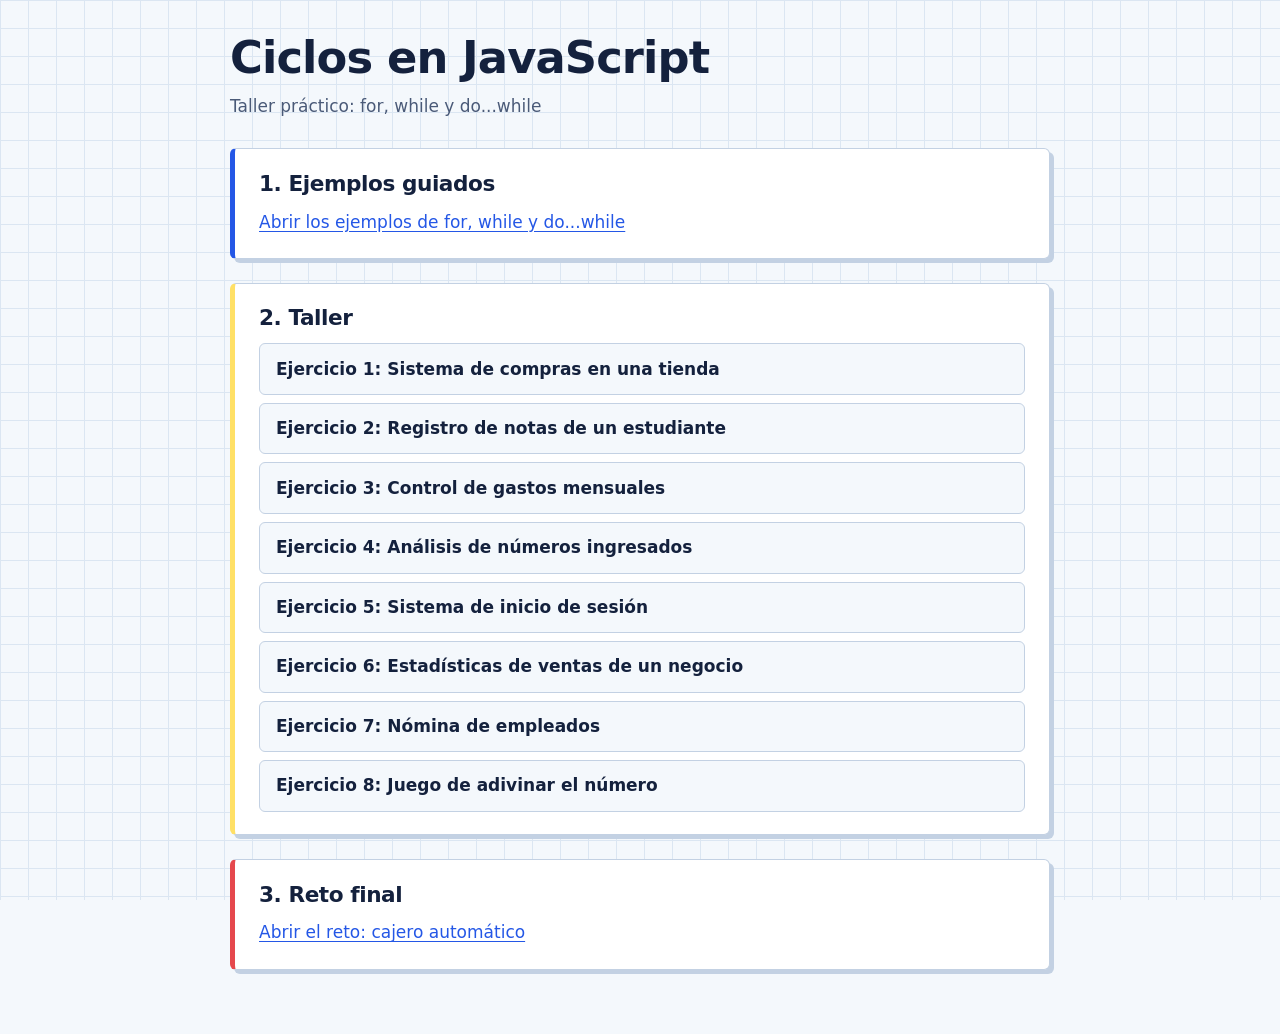
<file: index.html>
<!DOCTYPE html>
<html lang="es">
<head>
  <meta charset="UTF-8">
  <meta name="viewport" content="width=device-width, initial-scale=1.0">
  <title>Ciclos en JavaScript</title>
  <link rel="stylesheet" href="css/estilos.css">
</head>
<body>
  <header>
    <h1>Ciclos en JavaScript</h1>
    <p>Taller práctico: for, while y do...while</p>
  </header>

  <main>
    <section id="seccionEjemplos">
      <h2>1. Ejemplos guiados</h2>
      <p><a href="ejemplos.html">Abrir los ejemplos de for, while y do...while</a></p>
    </section>

    <section id="seccionTaller">
      <h2>2. Taller</h2>
      <ul>
        <li><a href="ejercicio1.html">Ejercicio 1: Sistema de compras en una tienda</a></li>
        <li><a href="ejercicio2.html">Ejercicio 2: Registro de notas de un estudiante</a></li>
        <li><a href="ejercicio3.html">Ejercicio 3: Control de gastos mensuales</a></li>
        <li><a href="ejercicio4.html">Ejercicio 4: Análisis de números ingresados</a></li>
        <li><a href="ejercicio5.html">Ejercicio 5: Sistema de inicio de sesión</a></li>
        <li><a href="ejercicio6.html">Ejercicio 6: Estadísticas de ventas de un negocio</a></li>
        <li><a href="ejercicio7.html">Ejercicio 7: Nómina de empleados</a></li>
        <li><a href="ejercicio8.html">Ejercicio 8: Juego de adivinar el número</a></li>
      </ul>
    </section>

    <section id="seccionReto">
      <h2>3. Reto final</h2>
      <p><a href="reto.html">Abrir el reto: cajero automático</a></p>
    </section>
  </main>

</body>
</html>
</file>
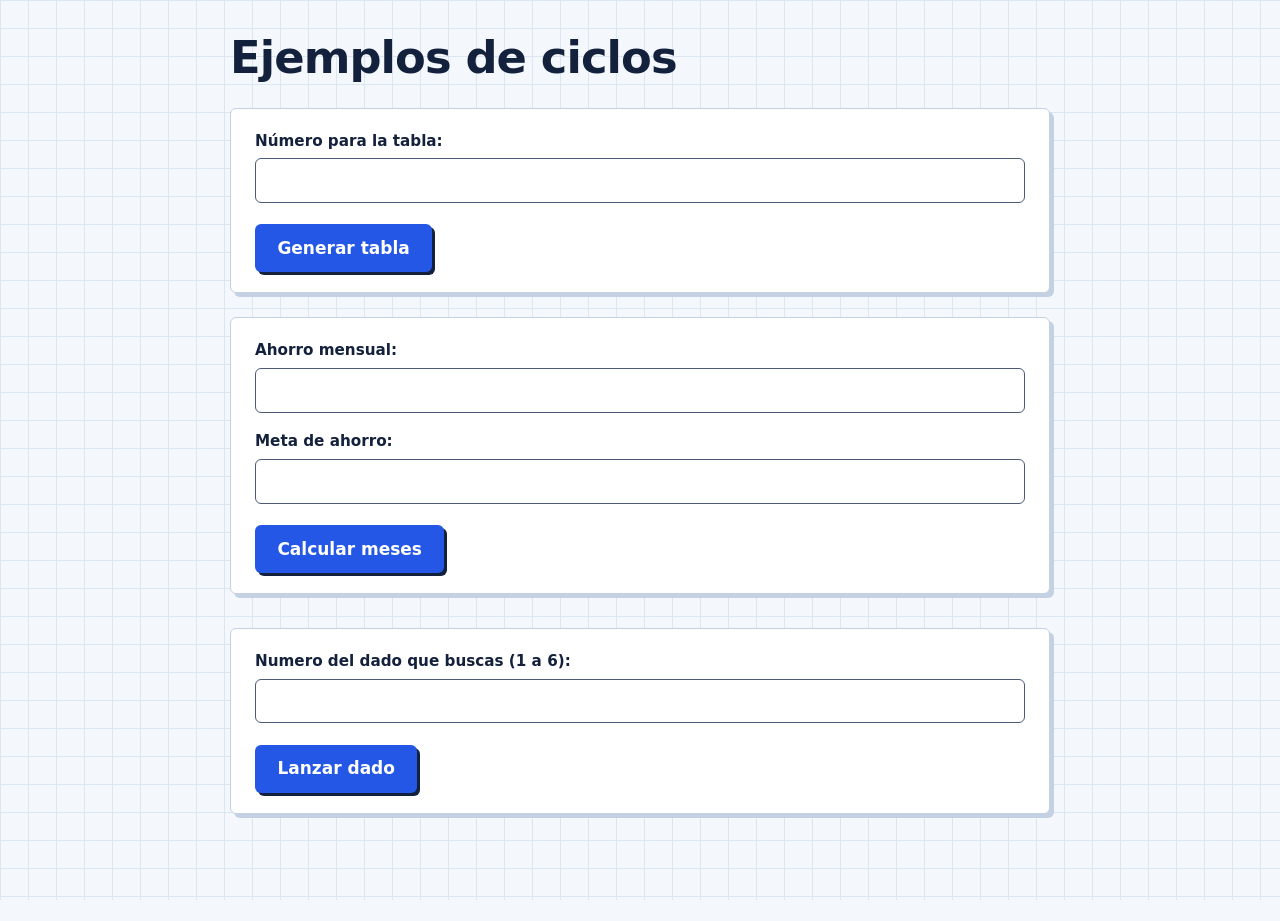
<file: ejemplos.html>
<!DOCTYPE html>
<html lang="es">
<head>
  <meta charset="UTF-8">
  <title>Ejemplos de ciclos</title>
  <link rel="stylesheet" href="css/estilos.css">
</head>
<body>
  <h1>Ejemplos de ciclos</h1>

  <form id="formTabla">
    <label for="numeroTabla">Número para la tabla:</label>
    <input type="number" id="numeroTabla" step="1" required>
    <button type="submit">Generar tabla</button>
  </form>
  <ul id="listaTabla"></ul>

  <form id="formAhorro">
    <label for="ahorroMensual">Ahorro mensual:</label>
    <input type="number" id="ahorroMensual" step="any" required>
    <label for="meta">Meta de ahorro:</label>
    <input type="number" id="meta" step="any" required>
    <button type="submit">Calcular meses</button>
  </form>
  <p id="resultadoAhorro"></p>

  <form id="formDado">
    <label for="objetivo">Numero del dado que buscas (1 a 6):</label>
    <input type="number" id="objetivo" min="1" max="6" required>
    <button type="submit">Lanzar dado</button>
  </form>
  <p id="resultadoDado"></p>
  <ul id="listaDado"></ul>

  <script src="js/ejemplo-for.js"></script>
  <script src="js/ejemplo-while.js"></script>
  <script src="js/ejemplo-do-while.js"></script>
</body>
</html>
</file>
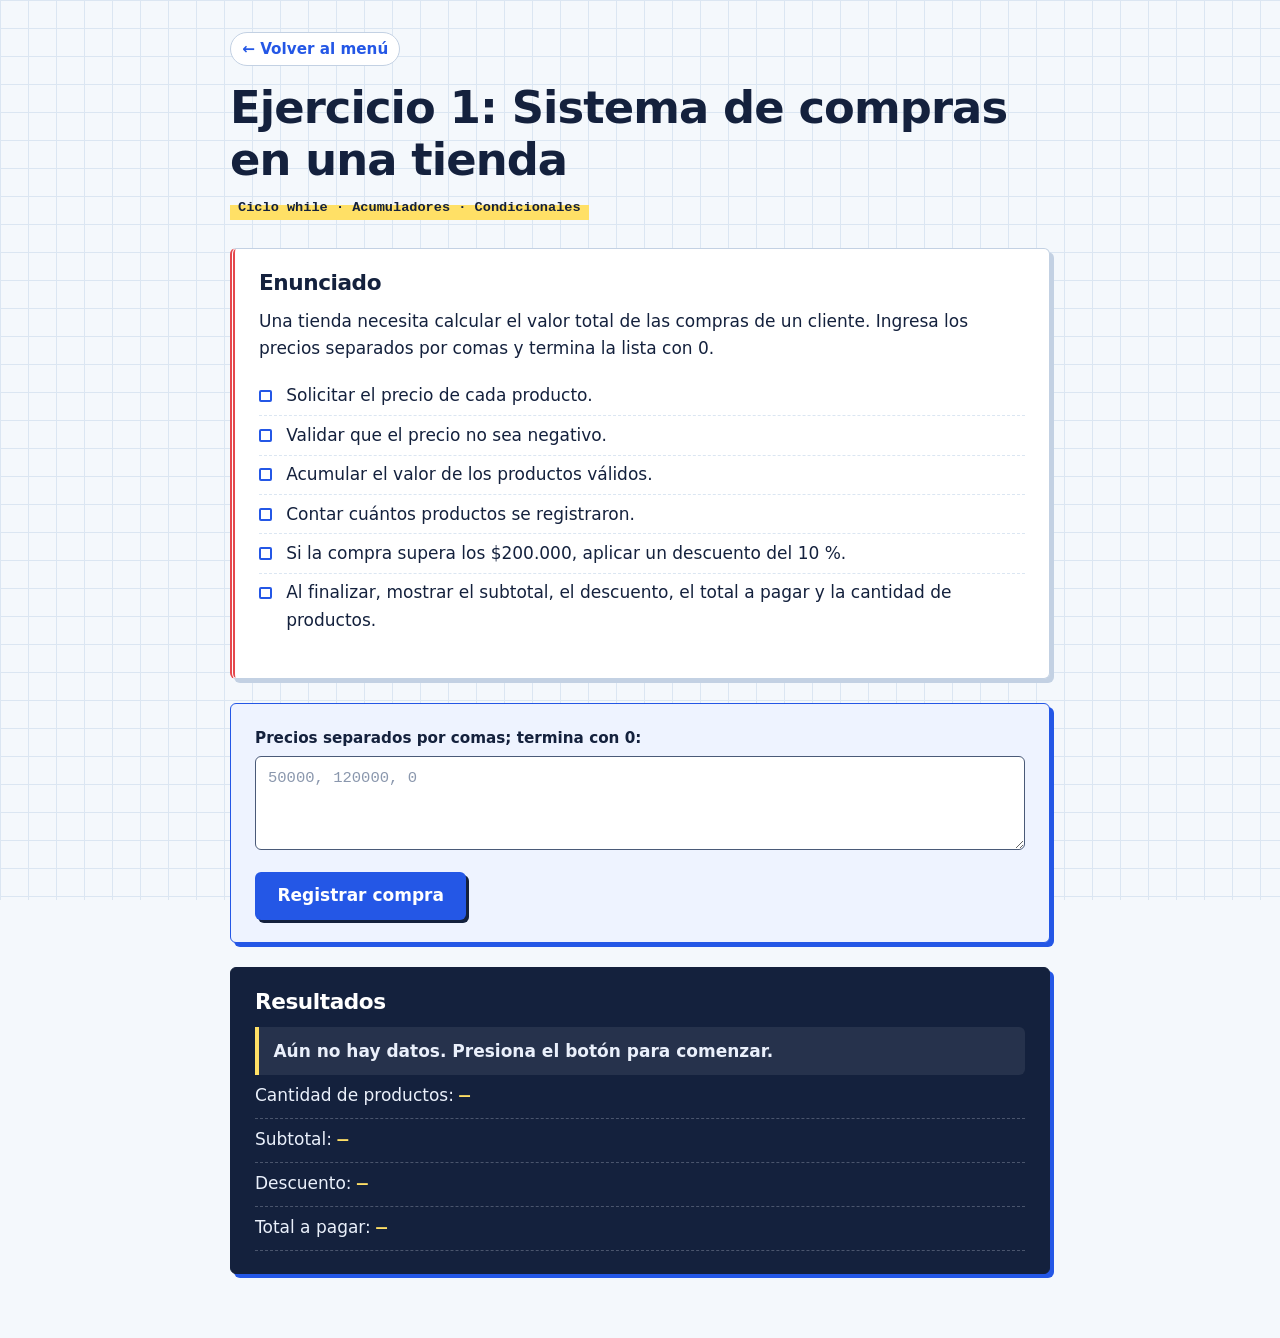
<file: ejercicio1.html>
<!DOCTYPE html>
<html lang="es">
<head>
  <meta charset="UTF-8">
  <meta name="viewport" content="width=device-width, initial-scale=1.0">
  <title>Ejercicio 1 · Sistema de compras en una tienda</title>
  <link rel="stylesheet" href="css/estilos.css">
</head>
<body>
  <header>
    <a href="index.html">← Volver al menú</a>
    <h1>Ejercicio 1: Sistema de compras en una tienda</h1>
    <p id="etiquetas">Ciclo while · Acumuladores · Condicionales</p>
  </header>

  <main>
    <section id="enunciado">
      <h2>Enunciado</h2>
      <p>Una tienda necesita calcular el valor total de las compras de un cliente. Ingresa los precios separados por comas y termina la lista con 0.</p>
      <ul>
        <li>Solicitar el precio de cada producto.</li>
        <li>Validar que el precio no sea negativo.</li>
        <li>Acumular el valor de los productos válidos.</li>
        <li>Contar cuántos productos se registraron.</li>
        <li>Si la compra supera los $200.000, aplicar un descuento del 10 %.</li>
        <li>Al finalizar, mostrar el subtotal, el descuento, el total a pagar y la cantidad de productos.</li>
      </ul>
    </section>

    <section id="controles">
      <form id="formulario">
        <label for="precios">Precios separados por comas; termina con 0:</label>
        <textarea id="precios" rows="3" placeholder="50000, 120000, 0" required></textarea>
        <button type="submit">Registrar compra</button>
      </form>
    </section>

    <section id="resultado" aria-live="polite">
      <h2>Resultados</h2>
      <p id="mensaje">Aún no hay datos. Presiona el botón para comenzar.</p>
      <p>Cantidad de productos: <strong id="cantidad">—</strong></p>
      <p>Subtotal: <strong id="subtotal">—</strong></p>
      <p>Descuento: <strong id="descuento">—</strong></p>
      <p>Total a pagar: <strong id="total">—</strong></p>
    </section>
  </main>

  <script src="js/ejercicio1.js"></script>
</body>
</html>
</file>
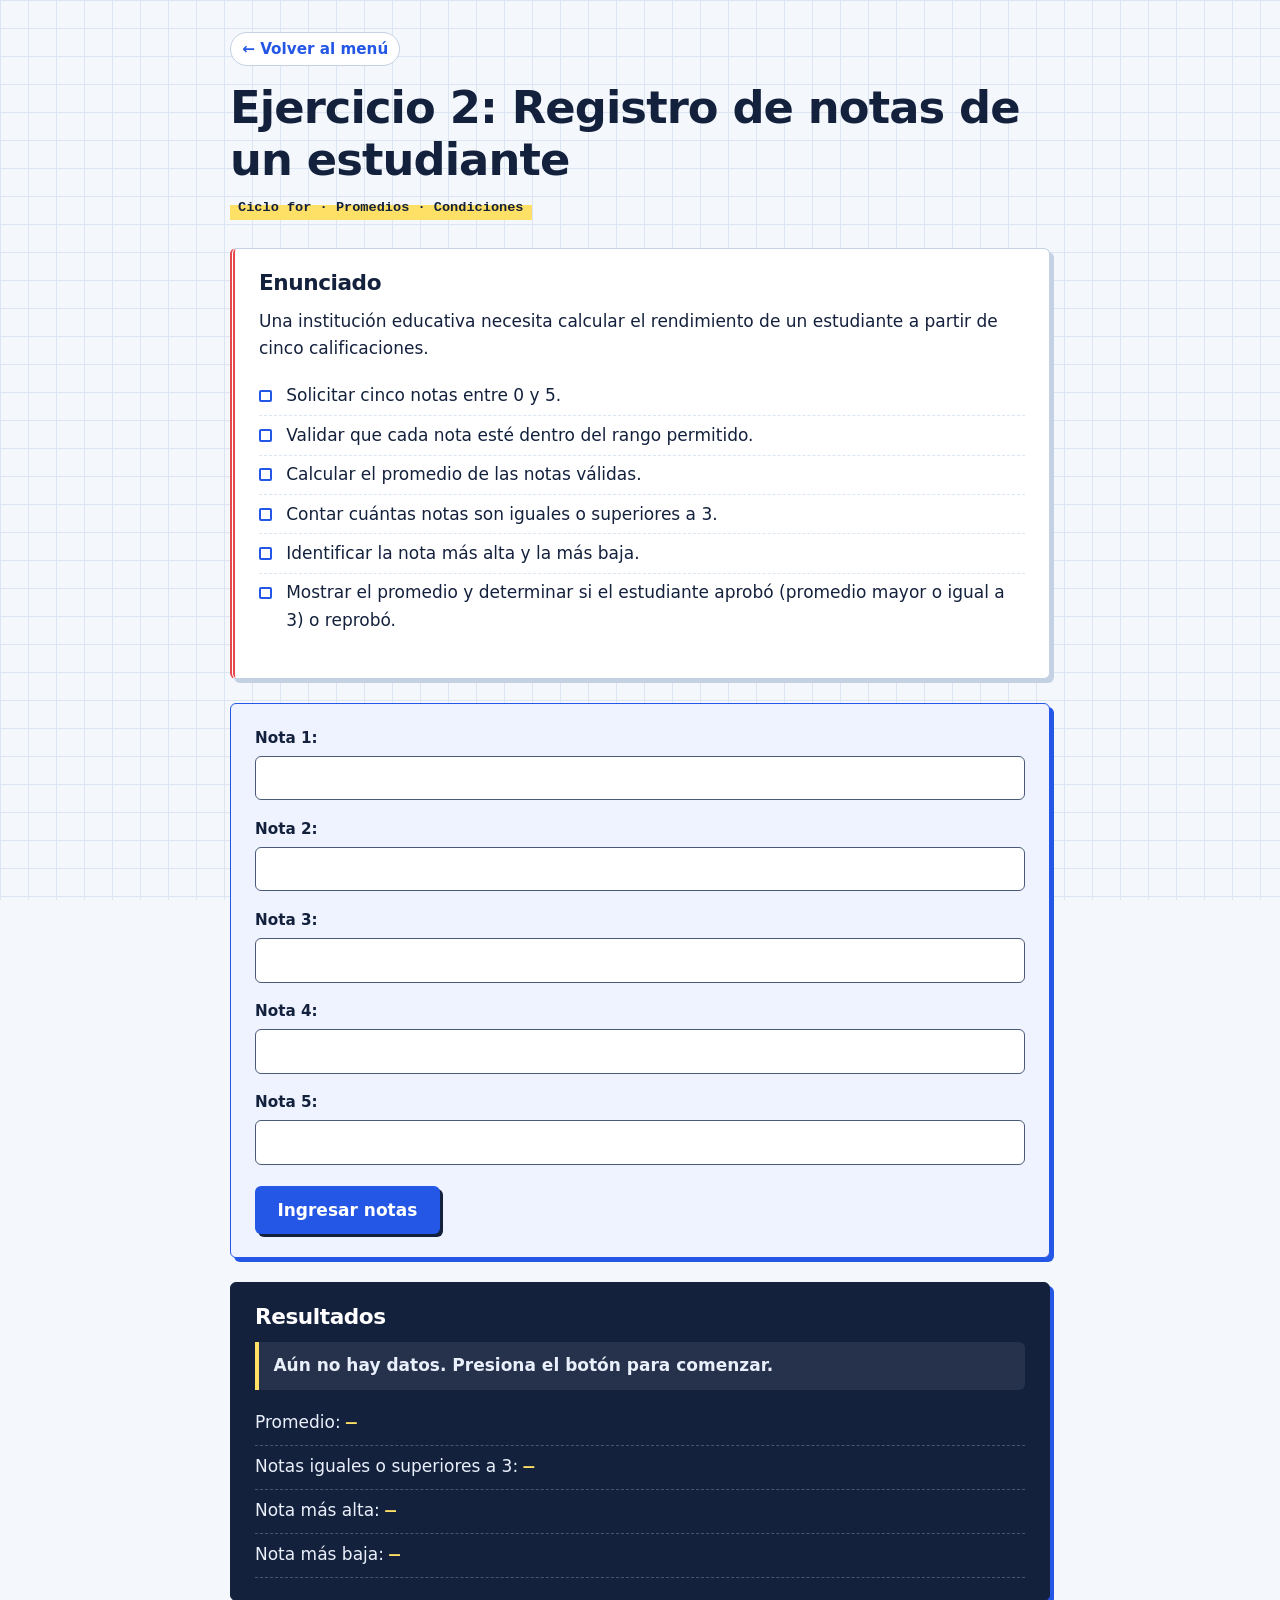
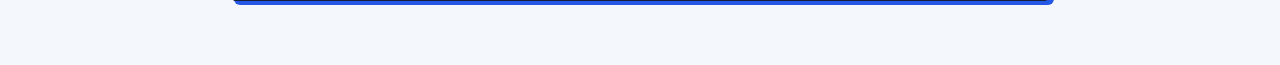
<file: ejercicio2.html>
<!DOCTYPE html>
<html lang="es">
<head>
  <meta charset="UTF-8">
  <meta name="viewport" content="width=device-width, initial-scale=1.0">
  <title>Ejercicio 2 · Registro de notas de un estudiante</title>
  <link rel="stylesheet" href="css/estilos.css">
</head>
<body>
  <header>
    <a href="index.html">← Volver al menú</a>
    <h1>Ejercicio 2: Registro de notas de un estudiante</h1>
    <p id="etiquetas">Ciclo for · Promedios · Condiciones</p>
  </header>

  <main>
    <section id="enunciado">
      <h2>Enunciado</h2>
      <p>Una institución educativa necesita calcular el rendimiento de un estudiante a partir de cinco calificaciones.</p>
      <ul>
        <li>Solicitar cinco notas entre 0 y 5.</li>
        <li>Validar que cada nota esté dentro del rango permitido.</li>
        <li>Calcular el promedio de las notas válidas.</li>
        <li>Contar cuántas notas son iguales o superiores a 3.</li>
        <li>Identificar la nota más alta y la más baja.</li>
        <li>Mostrar el promedio y determinar si el estudiante aprobó (promedio mayor o igual a 3) o reprobó.</li>
      </ul>
    </section>

    <section id="controles">
      <form id="formulario">
        <label for="nota1">Nota 1:</label>
        <input type="number" id="nota1" step="any" required>
        <label for="nota2">Nota 2:</label>
        <input type="number" id="nota2" step="any" required>
        <label for="nota3">Nota 3:</label>
        <input type="number" id="nota3" step="any" required>
        <label for="nota4">Nota 4:</label>
        <input type="number" id="nota4" step="any" required>
        <label for="nota5">Nota 5:</label>
        <input type="number" id="nota5" step="any" required>
        <button type="submit">Ingresar notas</button>
      </form>
    </section>

    <section id="resultado" aria-live="polite">
      <h2>Resultados</h2>
      <p id="mensaje">Aún no hay datos. Presiona el botón para comenzar.</p>
      <ul id="listaNotas"></ul>
      <p>Promedio: <strong id="promedio">—</strong></p>
      <p>Notas iguales o superiores a 3: <strong id="notasAltas">—</strong></p>
      <p>Nota más alta: <strong id="notaMayor">—</strong></p>
      <p>Nota más baja: <strong id="notaMenor">—</strong></p>
    </section>
  </main>

  <script src="js/ejercicio2.js"></script>
</body>
</html>
</file>
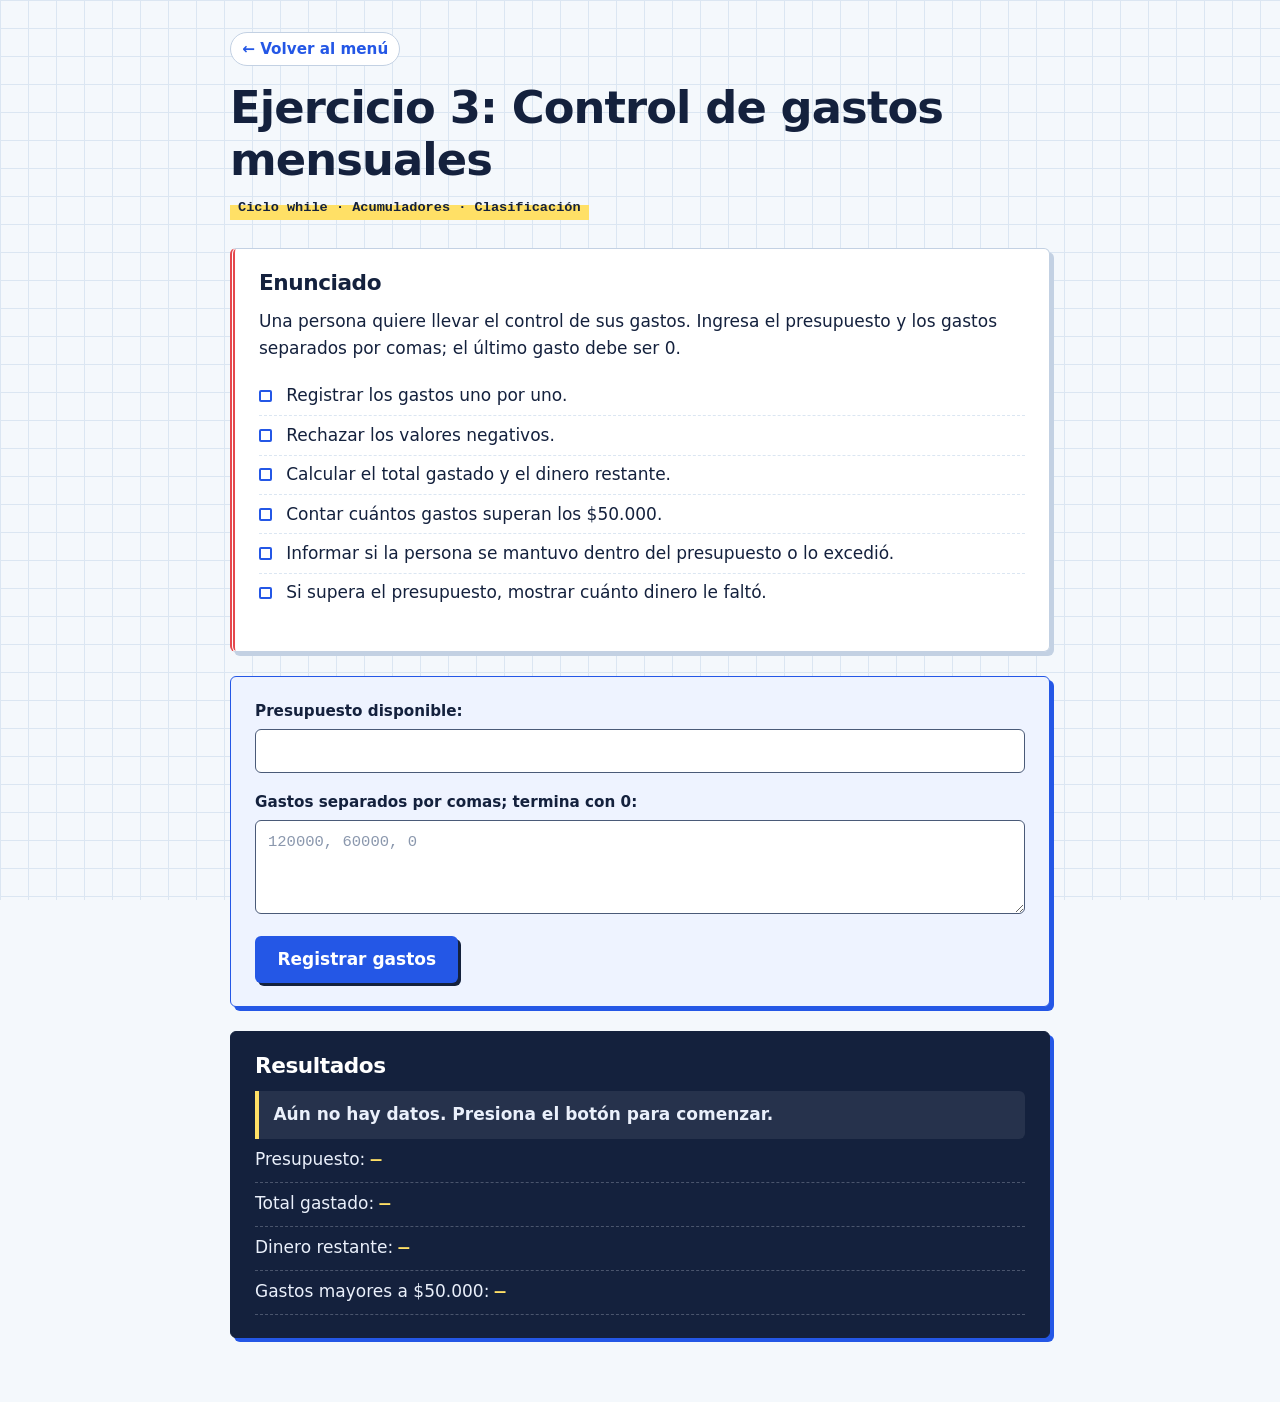
<file: ejercicio3.html>
<!DOCTYPE html>
<html lang="es">
<head>
  <meta charset="UTF-8">
  <meta name="viewport" content="width=device-width, initial-scale=1.0">
  <title>Ejercicio 3 · Control de gastos mensuales</title>
  <link rel="stylesheet" href="css/estilos.css">
</head>
<body>
  <header>
    <a href="index.html">← Volver al menú</a>
    <h1>Ejercicio 3: Control de gastos mensuales</h1>
    <p id="etiquetas">Ciclo while · Acumuladores · Clasificación</p>
  </header>

  <main>
    <section id="enunciado">
      <h2>Enunciado</h2>
      <p>Una persona quiere llevar el control de sus gastos. Ingresa el presupuesto y los gastos separados por comas; el último gasto debe ser 0.</p>
      <ul>
        <li>Registrar los gastos uno por uno.</li>
        <li>Rechazar los valores negativos.</li>
        <li>Calcular el total gastado y el dinero restante.</li>
        <li>Contar cuántos gastos superan los $50.000.</li>
        <li>Informar si la persona se mantuvo dentro del presupuesto o lo excedió.</li>
        <li>Si supera el presupuesto, mostrar cuánto dinero le faltó.</li>
      </ul>
    </section>

    <section id="controles">
      <form id="formulario">
        <label for="presupuestoEntrada">Presupuesto disponible:</label>
        <input type="number" id="presupuestoEntrada" min="0" step="any" required>
        <label for="gastosEntrada">Gastos separados por comas; termina con 0:</label>
        <textarea id="gastosEntrada" rows="3" placeholder="120000, 60000, 0" required></textarea>
        <button type="submit">Registrar gastos</button>
      </form>
    </section>

    <section id="resultado" aria-live="polite">
      <h2>Resultados</h2>
      <p id="mensaje">Aún no hay datos. Presiona el botón para comenzar.</p>
      <p>Presupuesto: <strong id="presupuesto">—</strong></p>
      <p>Total gastado: <strong id="totalGastado">—</strong></p>
      <p>Dinero restante: <strong id="restante">—</strong></p>
      <p>Gastos mayores a $50.000: <strong id="gastosAltos">—</strong></p>
    </section>
  </main>

  <script src="js/ejercicio3.js"></script>
</body>
</html>
</file>
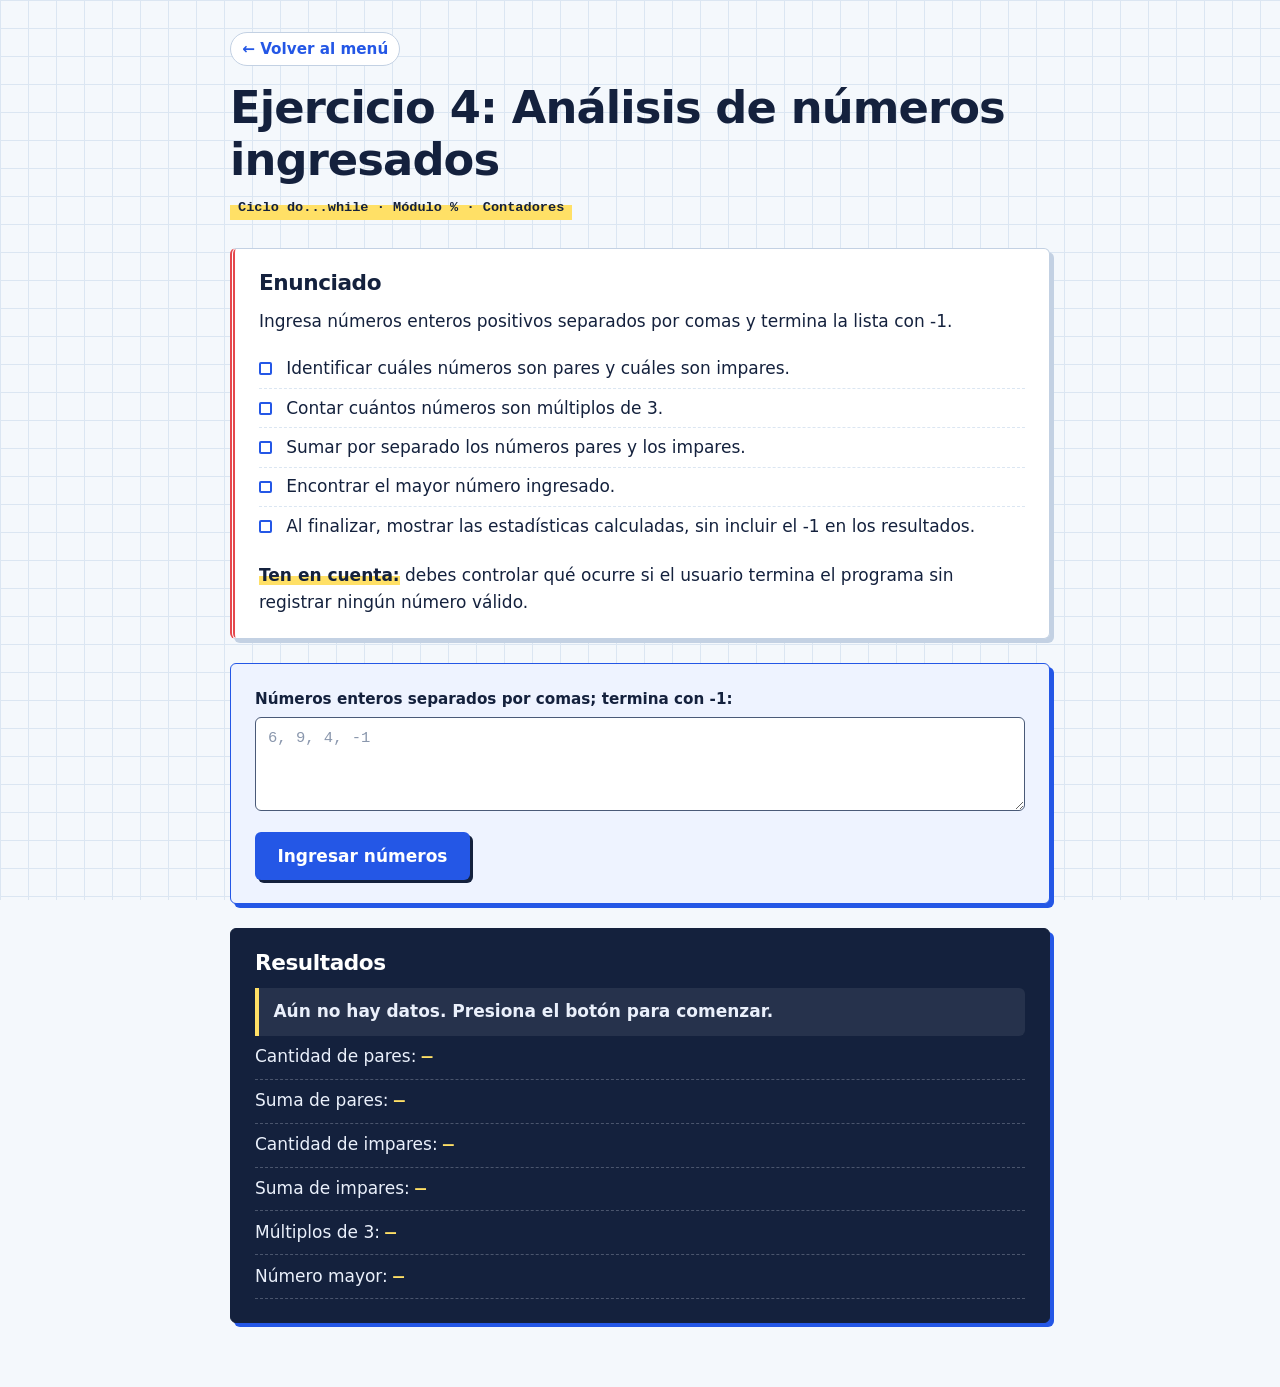
<file: ejercicio4.html>
<!DOCTYPE html>
<html lang="es">
<head>
  <meta charset="UTF-8">
  <meta name="viewport" content="width=device-width, initial-scale=1.0">
  <title>Ejercicio 4 · Análisis de números ingresados</title>
  <link rel="stylesheet" href="css/estilos.css">
</head>
<body>
  <header>
    <a href="index.html">← Volver al menú</a>
    <h1>Ejercicio 4: Análisis de números ingresados</h1>
    <p id="etiquetas">Ciclo do...while · Módulo % · Contadores</p>
  </header>

  <main>
    <section id="enunciado">
      <h2>Enunciado</h2>
      <p>Ingresa números enteros positivos separados por comas y termina la lista con -1.</p>
      <ul>
        <li>Identificar cuáles números son pares y cuáles son impares.</li>
        <li>Contar cuántos números son múltiplos de 3.</li>
        <li>Sumar por separado los números pares y los impares.</li>
        <li>Encontrar el mayor número ingresado.</li>
        <li>Al finalizar, mostrar las estadísticas calculadas, sin incluir el -1 en los resultados.</li>
      </ul>
      <p><strong>Ten en cuenta:</strong> debes controlar qué ocurre si el usuario termina el programa sin registrar ningún número válido.</p>
    </section>

    <section id="controles">
      <form id="formulario">
        <label for="numerosEntrada">Números enteros separados por comas; termina con -1:</label>
        <textarea id="numerosEntrada" rows="3" placeholder="6, 9, 4, -1" required></textarea>
        <button type="submit">Ingresar números</button>
      </form>
    </section>

    <section id="resultado" aria-live="polite">
      <h2>Resultados</h2>
      <p id="mensaje">Aún no hay datos. Presiona el botón para comenzar.</p>
      <p>Cantidad de pares: <strong id="pares">—</strong></p>
      <p>Suma de pares: <strong id="sumaPares">—</strong></p>
      <p>Cantidad de impares: <strong id="impares">—</strong></p>
      <p>Suma de impares: <strong id="sumaImpares">—</strong></p>
      <p>Múltiplos de 3: <strong id="multiplos3">—</strong></p>
      <p>Número mayor: <strong id="mayor">—</strong></p>
    </section>
  </main>

  <script src="js/ejercicio4.js"></script>
</body>
</html>
</file>
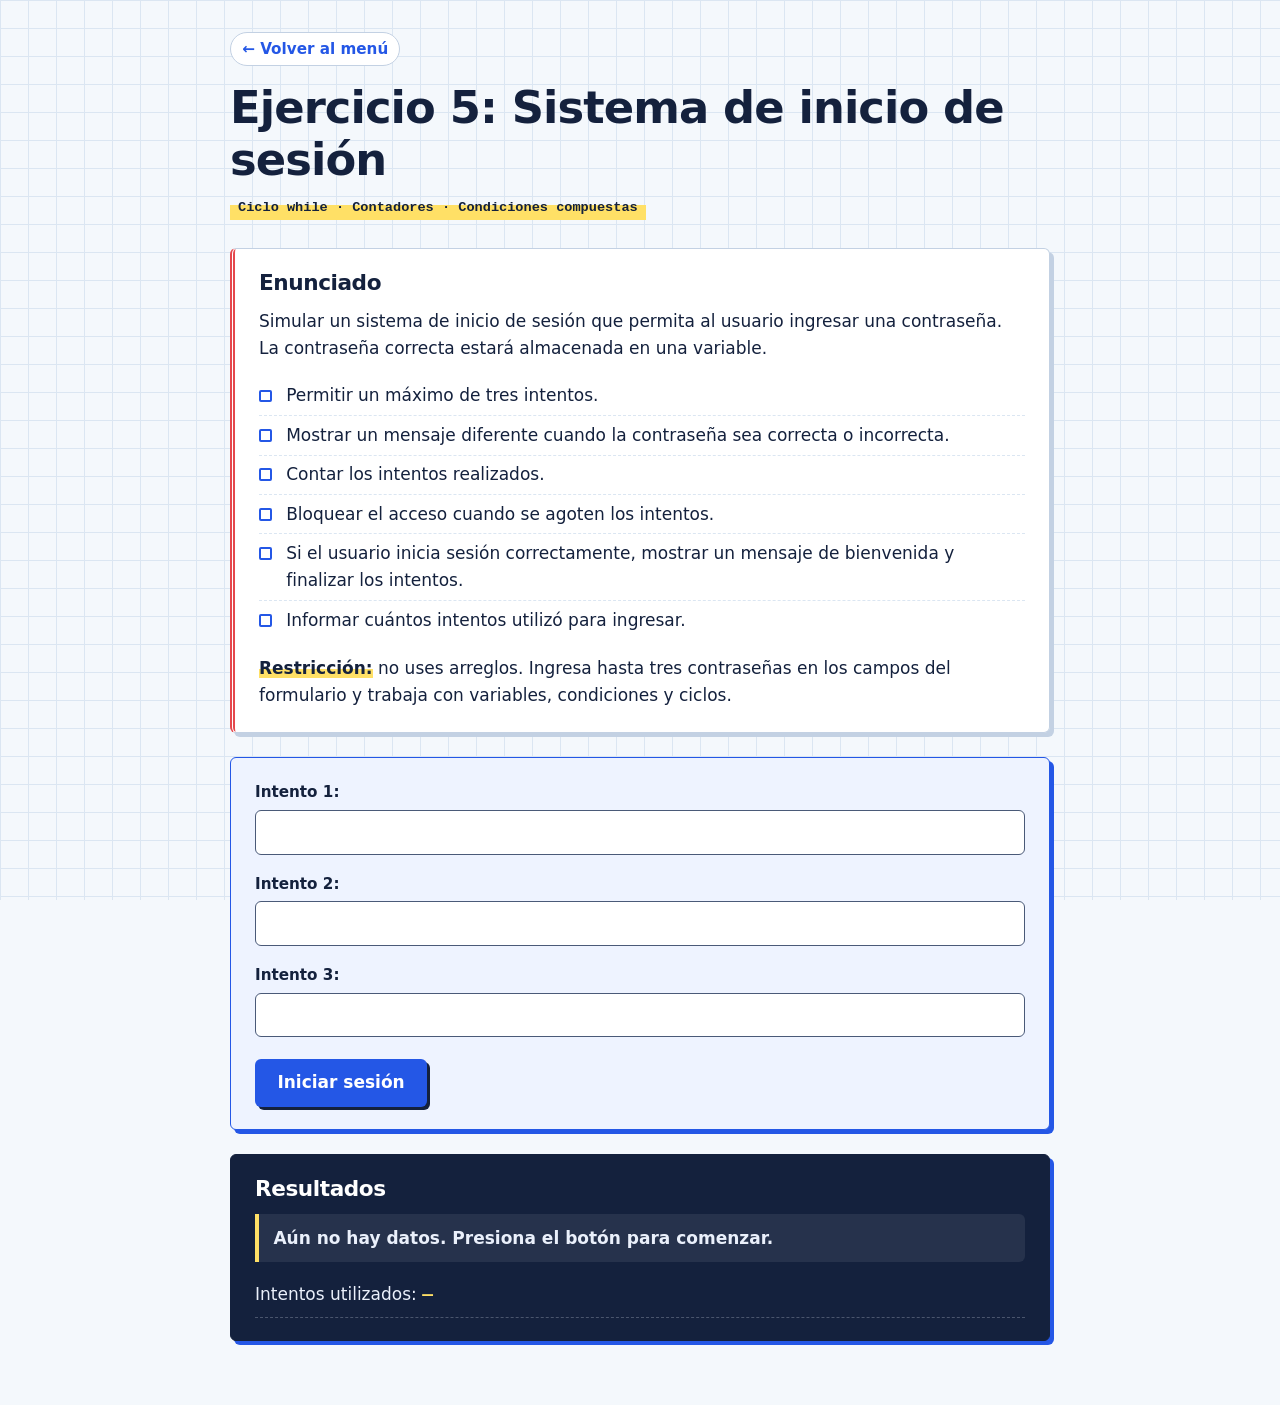
<file: ejercicio5.html>
<!DOCTYPE html>
<html lang="es">
<head>
  <meta charset="UTF-8">
  <meta name="viewport" content="width=device-width, initial-scale=1.0">
  <title>Ejercicio 5 · Sistema de inicio de sesión</title>
  <link rel="stylesheet" href="css/estilos.css">
</head>
<body>
  <header>
    <a href="index.html">← Volver al menú</a>
    <h1>Ejercicio 5: Sistema de inicio de sesión</h1>
    <p id="etiquetas">Ciclo while · Contadores · Condiciones compuestas</p>
  </header>

  <main>
    <section id="enunciado">
      <h2>Enunciado</h2>
      <p>Simular un sistema de inicio de sesión que permita al usuario ingresar una contraseña. La contraseña correcta estará almacenada en una variable.</p>
      <ul>
        <li>Permitir un máximo de tres intentos.</li>
        <li>Mostrar un mensaje diferente cuando la contraseña sea correcta o incorrecta.</li>
        <li>Contar los intentos realizados.</li>
        <li>Bloquear el acceso cuando se agoten los intentos.</li>
        <li>Si el usuario inicia sesión correctamente, mostrar un mensaje de bienvenida y finalizar los intentos.</li>
        <li>Informar cuántos intentos utilizó para ingresar.</li>
      </ul>
      <p><strong>Restricción:</strong> no uses arreglos. Ingresa hasta tres contraseñas en los campos del formulario y trabaja con variables, condiciones y ciclos.</p>
    </section>

    <section id="controles">
      <form id="formulario">
        <label for="contrasena1">Intento 1:</label>
        <input type="password" id="contrasena1" required>
        <label for="contrasena2">Intento 2:</label>
        <input type="password" id="contrasena2">
        <label for="contrasena3">Intento 3:</label>
        <input type="password" id="contrasena3">
        <button type="submit">Iniciar sesión</button>
      </form>
    </section>

    <section id="resultado" aria-live="polite">
      <h2>Resultados</h2>
      <p id="mensaje">Aún no hay datos. Presiona el botón para comenzar.</p>
      <ul id="registro"></ul>
      <p>Intentos utilizados: <strong id="intentos">—</strong></p>
    </section>
  </main>

  <script src="js/ejercicio5.js"></script>
</body>
</html>
</file>
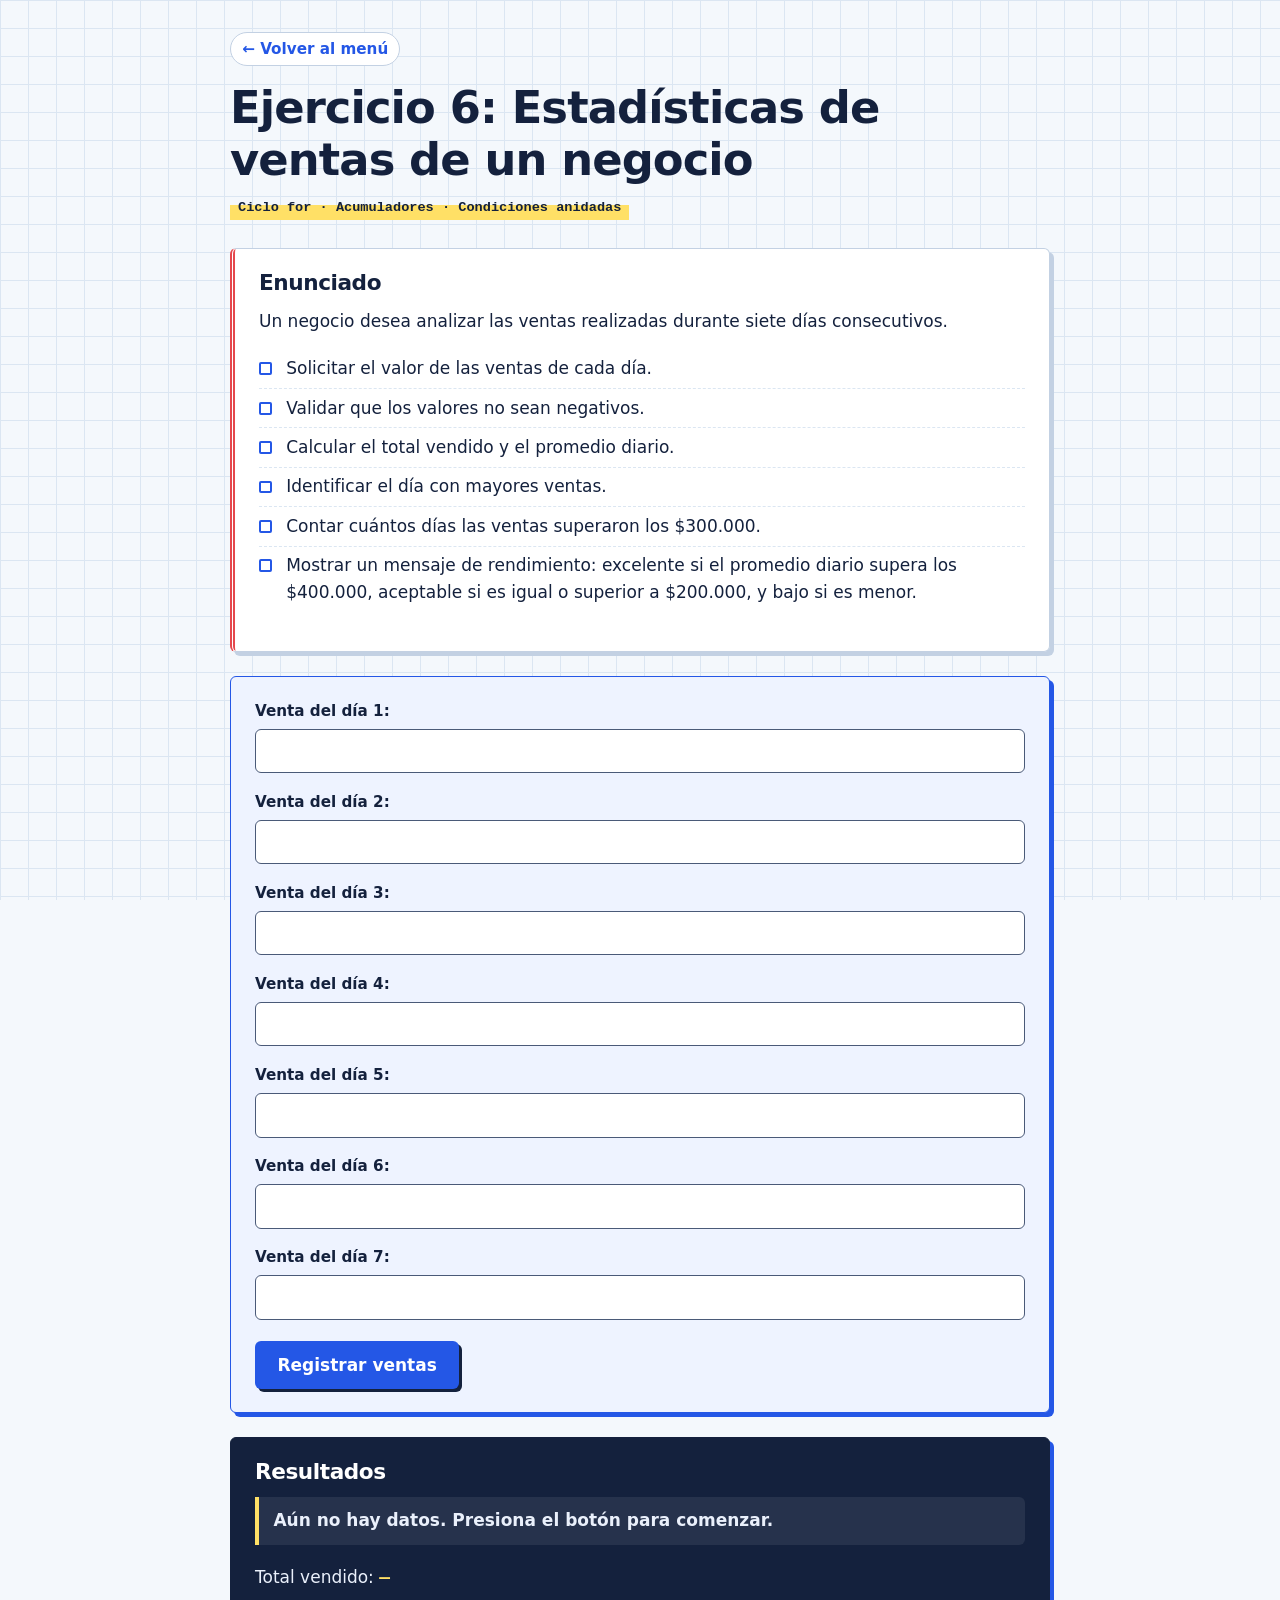
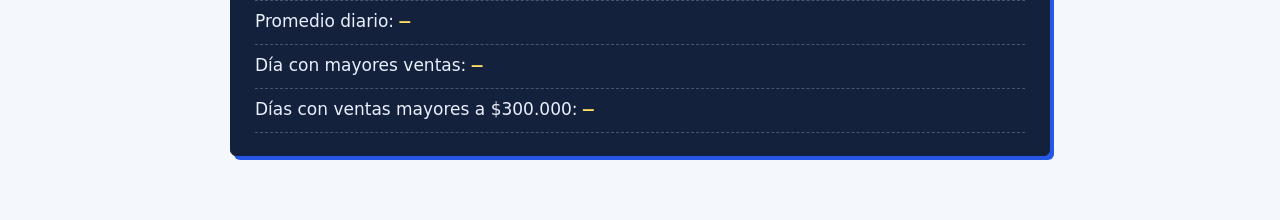
<file: ejercicio6.html>
<!DOCTYPE html>
<html lang="es">
<head>
  <meta charset="UTF-8">
  <meta name="viewport" content="width=device-width, initial-scale=1.0">
  <title>Ejercicio 6 · Estadísticas de ventas de un negocio</title>
  <link rel="stylesheet" href="css/estilos.css">
</head>
<body>
  <header>
    <a href="index.html">← Volver al menú</a>
    <h1>Ejercicio 6: Estadísticas de ventas de un negocio</h1>
    <p id="etiquetas">Ciclo for · Acumuladores · Condiciones anidadas</p>
  </header>

  <main>
    <section id="enunciado">
      <h2>Enunciado</h2>
      <p>Un negocio desea analizar las ventas realizadas durante siete días consecutivos.</p>
      <ul>
        <li>Solicitar el valor de las ventas de cada día.</li>
        <li>Validar que los valores no sean negativos.</li>
        <li>Calcular el total vendido y el promedio diario.</li>
        <li>Identificar el día con mayores ventas.</li>
        <li>Contar cuántos días las ventas superaron los $300.000.</li>
        <li>Mostrar un mensaje de rendimiento: excelente si el promedio diario supera los $400.000, aceptable si es igual o superior a $200.000, y bajo si es menor.</li>
      </ul>
    </section>

    <section id="controles">
      <form id="formulario">
        <label for="venta1">Venta del día 1:</label>
        <input type="number" id="venta1" step="any" required>
        <label for="venta2">Venta del día 2:</label>
        <input type="number" id="venta2" step="any" required>
        <label for="venta3">Venta del día 3:</label>
        <input type="number" id="venta3" step="any" required>
        <label for="venta4">Venta del día 4:</label>
        <input type="number" id="venta4" step="any" required>
        <label for="venta5">Venta del día 5:</label>
        <input type="number" id="venta5" step="any" required>
        <label for="venta6">Venta del día 6:</label>
        <input type="number" id="venta6" step="any" required>
        <label for="venta7">Venta del día 7:</label>
        <input type="number" id="venta7" step="any" required>
        <button type="submit">Registrar ventas</button>
      </form>
    </section>

    <section id="resultado" aria-live="polite">
      <h2>Resultados</h2>
      <p id="mensaje">Aún no hay datos. Presiona el botón para comenzar.</p>
      <ul id="detalleDias"></ul>
      <p>Total vendido: <strong id="totalVendido">—</strong></p>
      <p>Promedio diario: <strong id="promedio">—</strong></p>
      <p>Día con mayores ventas: <strong id="mejorDia">—</strong></p>
      <p>Días con ventas mayores a $300.000: <strong id="diasAltos">—</strong></p>
    </section>
  </main>

  <script src="js/ejercicio6.js"></script>
</body>
</html>
</file>
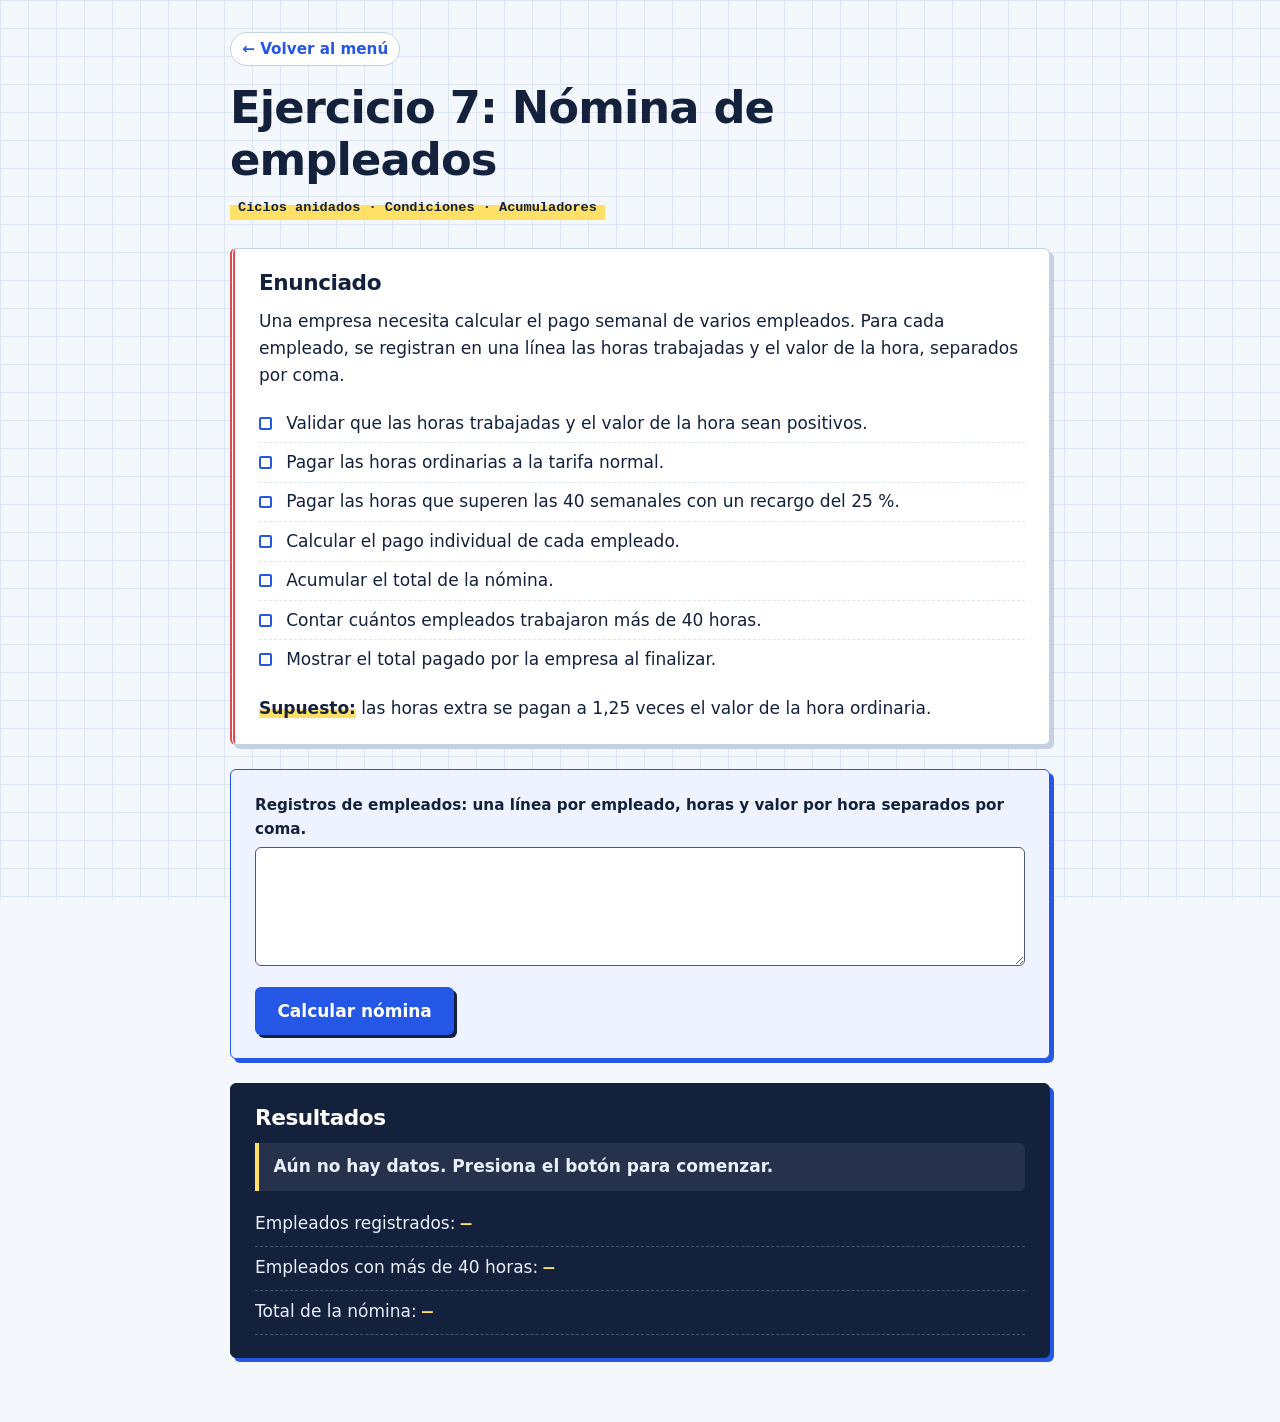
<file: ejercicio7.html>
<!DOCTYPE html>
<html lang="es">
<head>
  <meta charset="UTF-8">
  <meta name="viewport" content="width=device-width, initial-scale=1.0">
  <title>Ejercicio 7 · Nómina de empleados</title>
  <link rel="stylesheet" href="css/estilos.css">
</head>
<body>
  <header>
    <a href="index.html">← Volver al menú</a>
    <h1>Ejercicio 7: Nómina de empleados</h1>
    <p id="etiquetas">Ciclos anidados · Condiciones · Acumuladores</p>
  </header>

  <main>
    <section id="enunciado">
      <h2>Enunciado</h2>
      <p>Una empresa necesita calcular el pago semanal de varios empleados. Para cada empleado, se registran en una línea las horas trabajadas y el valor de la hora, separados por coma.</p>
      <ul>
        <li>Validar que las horas trabajadas y el valor de la hora sean positivos.</li>
        <li>Pagar las horas ordinarias a la tarifa normal.</li>
        <li>Pagar las horas que superen las 40 semanales con un recargo del 25 %.</li>
        <li>Calcular el pago individual de cada empleado.</li>
        <li>Acumular el total de la nómina.</li>
        <li>Contar cuántos empleados trabajaron más de 40 horas.</li>
        <li>Mostrar el total pagado por la empresa al finalizar.</li>
      </ul>
      <p><strong>Supuesto:</strong> las horas extra se pagan a 1,25 veces el valor de la hora ordinaria.</p>
    </section>

    <section id="controles">
      <form id="formulario">
        <label for="empleadosEntrada">Registros de empleados: una línea por empleado, horas y valor por hora separados por coma.</label>
        <textarea id="empleadosEntrada" rows="4" required></textarea>
        <button type="submit">Calcular nómina</button>
      </form>
    </section>

    <section id="resultado" aria-live="polite">
      <h2>Resultados</h2>
      <p id="mensaje">Aún no hay datos. Presiona el botón para comenzar.</p>
      <ul id="detalleEmpleados"></ul>
      <p>Empleados registrados: <strong id="cantidadEmpleados">—</strong></p>
      <p>Empleados con más de 40 horas: <strong id="conExtras">—</strong></p>
      <p>Total de la nómina: <strong id="totalNomina">—</strong></p>
    </section>
  </main>

  <script src="js/ejercicio7.js"></script>
</body>
</html>
</file>
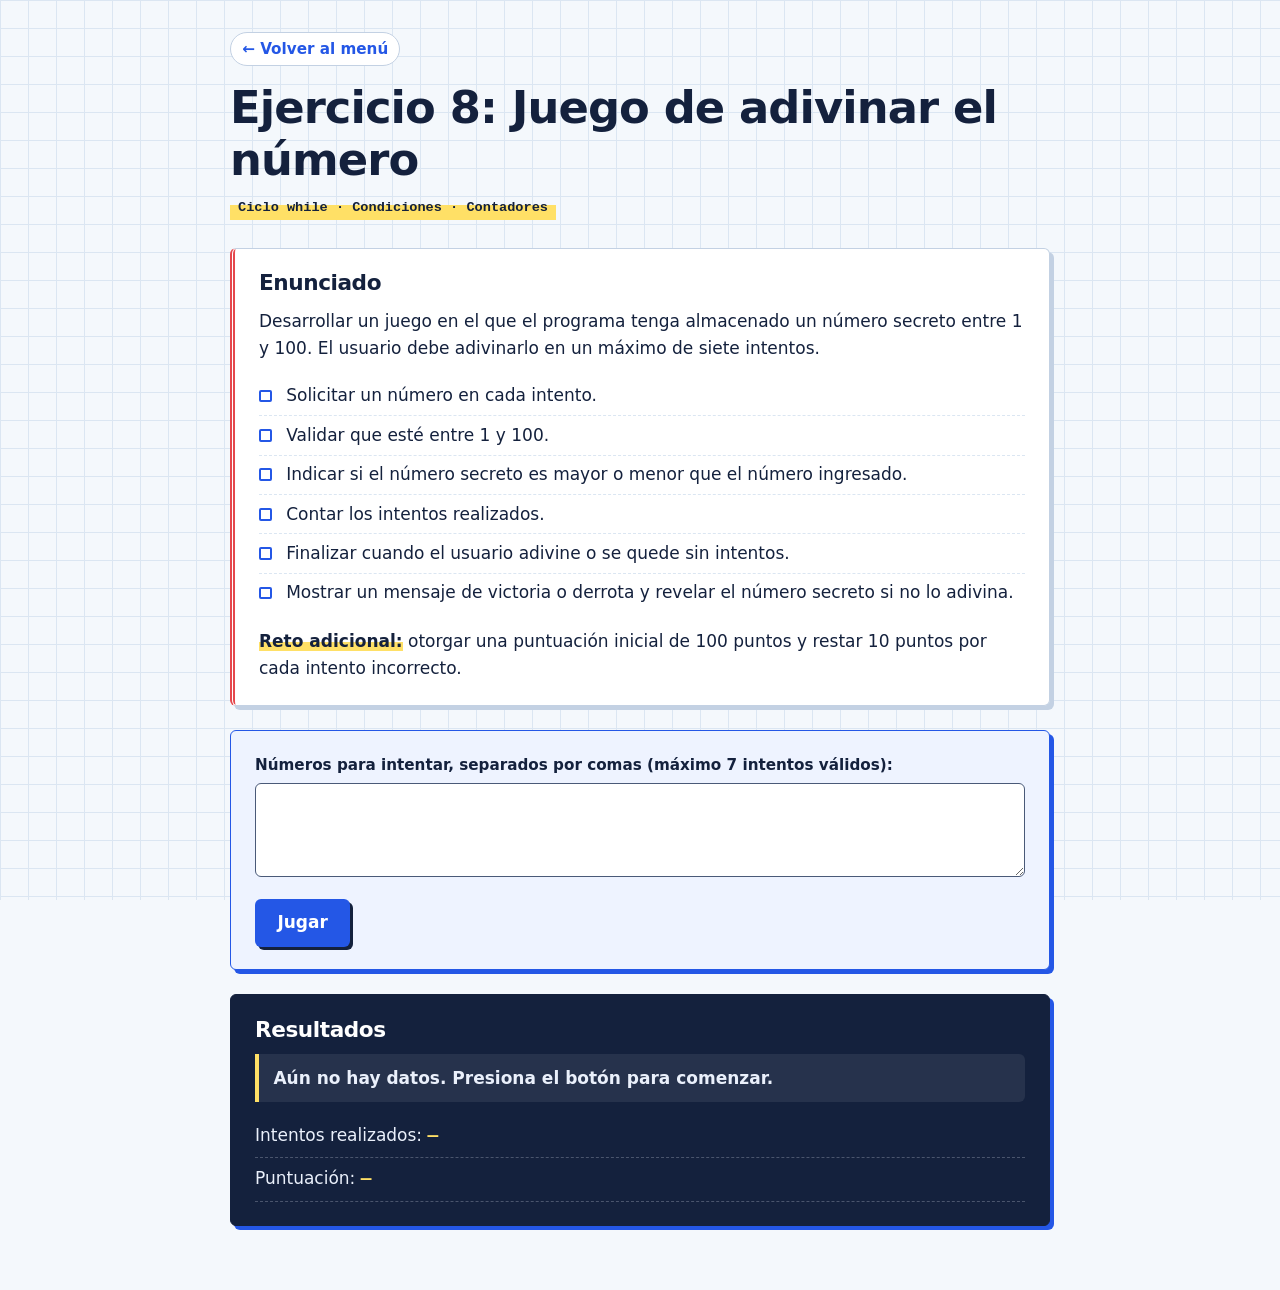
<file: ejercicio8.html>
<!DOCTYPE html>
<html lang="es">
<head>
  <meta charset="UTF-8">
  <meta name="viewport" content="width=device-width, initial-scale=1.0">
  <title>Ejercicio 8 · Juego de adivinar el número</title>
  <link rel="stylesheet" href="css/estilos.css">
</head>
<body>
  <header>
    <a href="index.html">← Volver al menú</a>
    <h1>Ejercicio 8: Juego de adivinar el número</h1>
    <p id="etiquetas">Ciclo while · Condiciones · Contadores</p>
  </header>

  <main>
    <section id="enunciado">
      <h2>Enunciado</h2>
      <p>Desarrollar un juego en el que el programa tenga almacenado un número secreto entre 1 y 100. El usuario debe adivinarlo en un máximo de siete intentos.</p>
      <ul>
        <li>Solicitar un número en cada intento.</li>
        <li>Validar que esté entre 1 y 100.</li>
        <li>Indicar si el número secreto es mayor o menor que el número ingresado.</li>
        <li>Contar los intentos realizados.</li>
        <li>Finalizar cuando el usuario adivine o se quede sin intentos.</li>
        <li>Mostrar un mensaje de victoria o derrota y revelar el número secreto si no lo adivina.</li>
      </ul>
      <p><strong>Reto adicional:</strong> otorgar una puntuación inicial de 100 puntos y restar 10 puntos por cada intento incorrecto.</p>
    </section>

    <section id="controles">
      <form id="formulario">
        <label for="intentosEntrada">Números para intentar, separados por comas (máximo 7 intentos válidos):</label>
        <textarea id="intentosEntrada" rows="3" required></textarea>
        <button type="submit">Jugar</button>
      </form>
    </section>

    <section id="resultado" aria-live="polite">
      <h2>Resultados</h2>
      <p id="mensaje">Aún no hay datos. Presiona el botón para comenzar.</p>
      <ul id="registro"></ul>
      <p>Intentos realizados: <strong id="intentos">—</strong></p>
      <p>Puntuación: <strong id="puntos">—</strong></p>
    </section>
  </main>

  <script src="js/ejercicio8.js"></script>
</body>
</html>
</file>
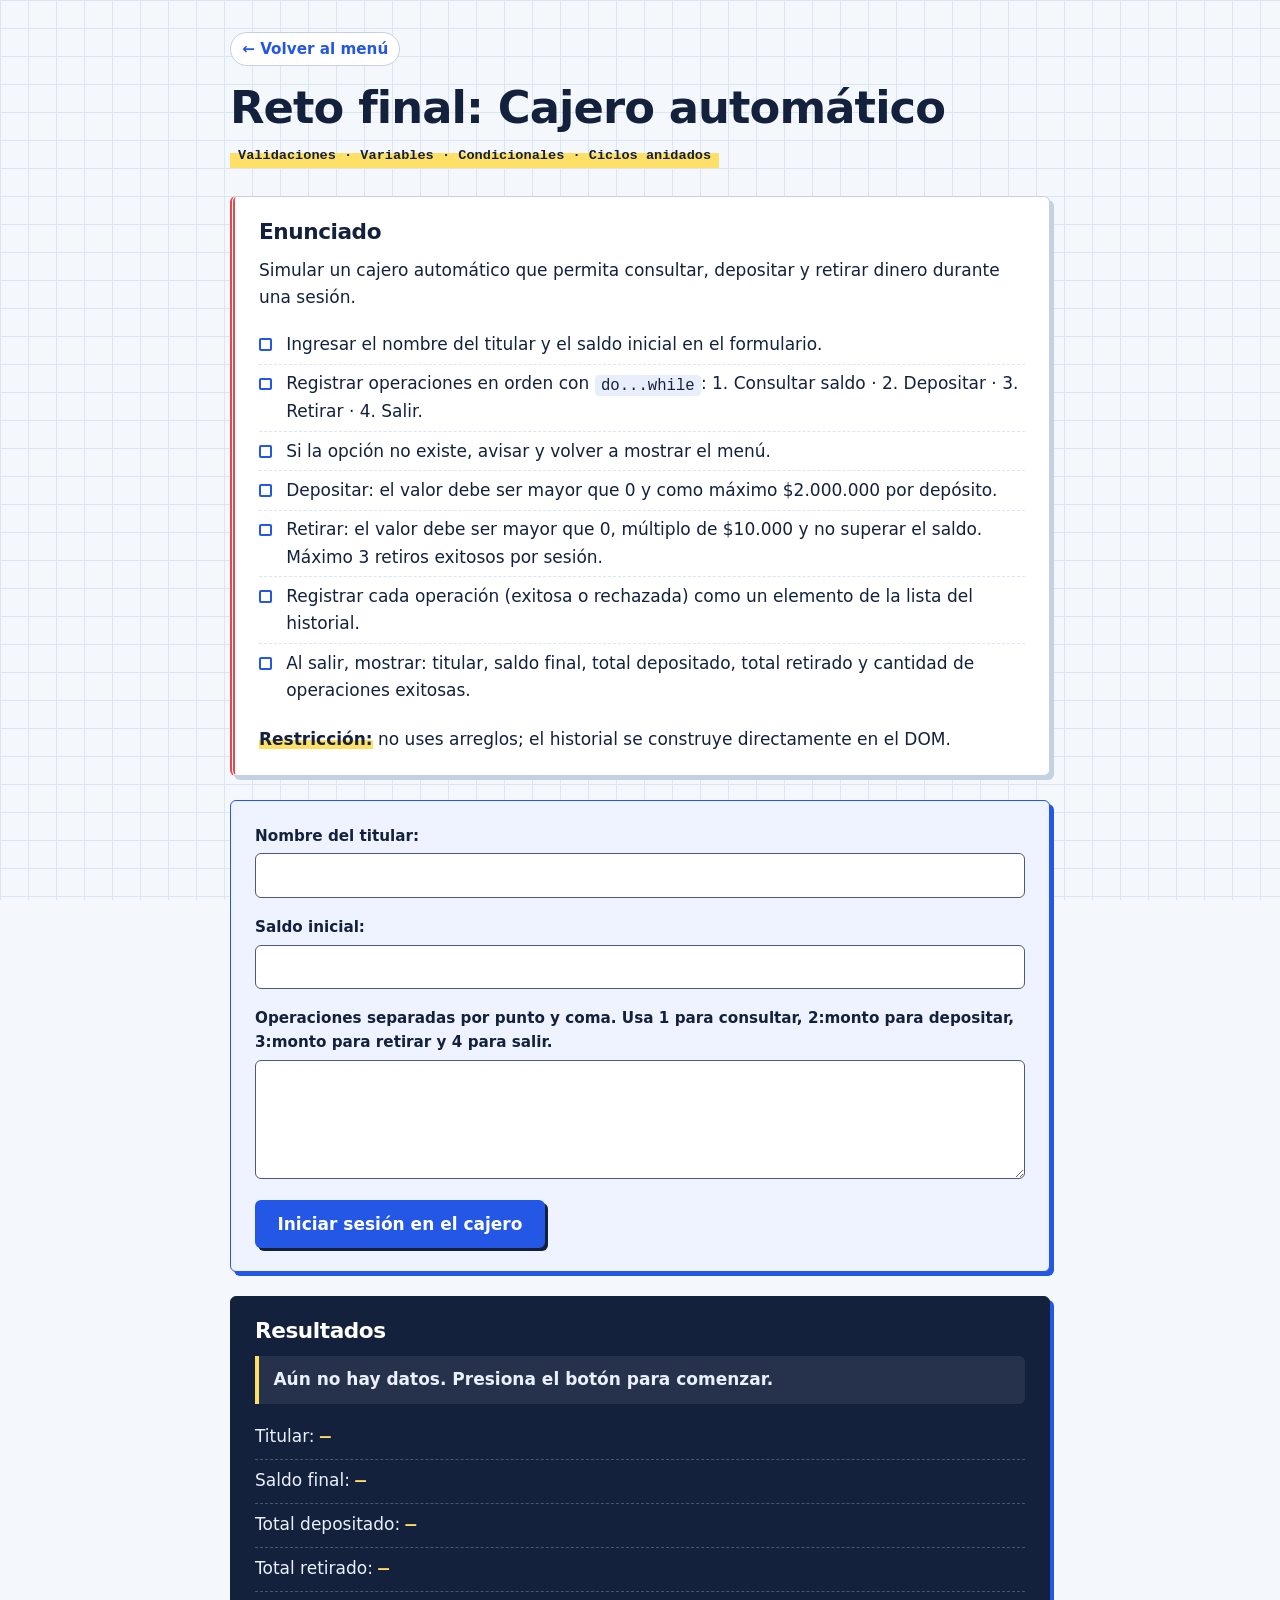
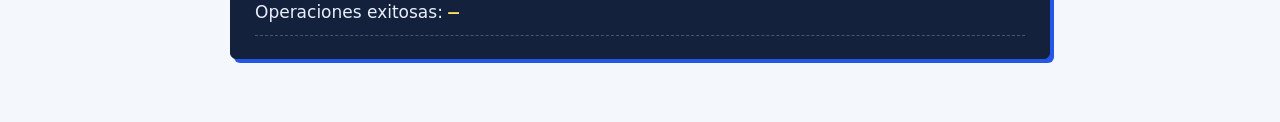
<file: reto.html>
<!DOCTYPE html>
<html lang="es">
<head>
  <meta charset="UTF-8">
  <meta name="viewport" content="width=device-width, initial-scale=1.0">
  <title>Reto final · Cajero automático</title>
  <link rel="stylesheet" href="css/estilos.css">
</head>
<body>
  <header>
    <a href="index.html">← Volver al menú</a>
    <h1>Reto final: Cajero automático</h1>
    <p id="etiquetas">Validaciones · Variables · Condicionales · Ciclos anidados</p>
  </header>

  <main>
    <section id="enunciado">
      <h2>Enunciado</h2>
      <p>Simular un cajero automático que permita consultar, depositar y retirar dinero durante una sesión.</p>
      <ul>
        <li>Ingresar el nombre del titular y el saldo inicial en el formulario.</li>
        <li>Registrar operaciones en orden con <code>do...while</code>: 1. Consultar saldo · 2. Depositar · 3. Retirar · 4. Salir.</li>
        <li>Si la opción no existe, avisar y volver a mostrar el menú.</li>
        <li>Depositar: el valor debe ser mayor que 0 y como máximo $2.000.000 por depósito.</li>
        <li>Retirar: el valor debe ser mayor que 0, múltiplo de $10.000 y no superar el saldo. Máximo 3 retiros exitosos por sesión.</li>
        <li>Registrar cada operación (exitosa o rechazada) como un elemento de la lista del historial.</li>
        <li>Al salir, mostrar: titular, saldo final, total depositado, total retirado y cantidad de operaciones exitosas.</li>
      </ul>
      <p><strong>Restricción:</strong> no uses arreglos; el historial se construye directamente en el DOM.</p>
    </section>

    <section id="controles">
      <form id="formulario">
        <label for="titularEntrada">Nombre del titular:</label>
        <input type="text" id="titularEntrada" required>
        <label for="saldoEntrada">Saldo inicial:</label>
        <input type="number" id="saldoEntrada" min="0" step="any" required>
        <label for="operacionesEntrada">Operaciones separadas por punto y coma. Usa 1 para consultar, 2:monto para depositar, 3:monto para retirar y 4 para salir.</label>
        <textarea id="operacionesEntrada" rows="4" required></textarea>
        <button type="submit">Iniciar sesión en el cajero</button>
      </form>
    </section>

    <section id="resultado" aria-live="polite">
      <h2>Resultados</h2>
      <p id="mensaje">Aún no hay datos. Presiona el botón para comenzar.</p>
      <ul id="historial"></ul>
      <p>Titular: <strong id="titular">—</strong></p>
      <p>Saldo final: <strong id="saldoFinal">—</strong></p>
      <p>Total depositado: <strong id="totalDepositado">—</strong></p>
      <p>Total retirado: <strong id="totalRetirado">—</strong></p>
      <p>Operaciones exitosas: <strong id="operaciones">—</strong></p>
    </section>
  </main>

  <script src="js/reto.js"></script>
</body>
</html>
</file>
<file: css/estilos.css>
/* ==========================================================
   Taller de ciclos en JavaScript · estilos.css
   Tema: hoja cuadriculada de cuaderno con tinta azul.
   Funciona con todas las páginas (index, ejemplos,
   ejercicio1-8 y reto) sin tocar el HTML ni el JS.
   ========================================================== */

:root {
  --papel: #f4f8fc;
  --hoja: #ffffff;
  --cuadricula: #dbe6f2;
  --tinta: #14213d;
  --tinta-suave: #4a5a78;
  --azul: #2457e6;
  --azul-oscuro: #1a3fb0;
  --marcador: #ffe066;
  --margen: #e5484d;
  --ok: #17803d;
  --ok-fondo: #e3f6ea;
  --borde: #c3d1e3;
  --radio: 6px;
  --fuente: "Segoe UI", "Trebuchet MS", system-ui, -apple-system, Roboto, sans-serif;
  --fuente-codigo: ui-monospace, "Cascadia Code", "SF Mono", Consolas, monospace;
}

*,
*::before,
*::after {
  box-sizing: border-box;
}

html {
  scroll-behavior: smooth;
}

body {
  margin: 0 auto;
  max-width: 860px;
  padding: 2rem 1.25rem 4rem;
  font-family: var(--fuente);
  font-size: 1.0625rem;
  line-height: 1.6;
  color: var(--tinta);
  background-color: var(--papel);
  background-image:
    linear-gradient(var(--cuadricula) 1px, transparent 1px),
    linear-gradient(90deg, var(--cuadricula) 1px, transparent 1px);
  background-size: 28px 28px;
  background-attachment: fixed;
}

/* ---------- Tipografía ---------- */

h1,
h2 {
  line-height: 1.15;
  letter-spacing: -0.02em;
  margin: 0;
}

h1 {
  font-size: clamp(1.9rem, 5vw, 2.8rem);
  font-weight: 800;
}

h2 {
  font-size: 1.35rem;
  font-weight: 700;
  margin-bottom: 0.75rem;
}

p {
  margin: 0 0 0.9rem;
}

strong {
  font-weight: 700;
}

code {
  font-family: var(--fuente-codigo);
  font-size: 0.92em;
  background: #e8eefb;
  padding: 0.1em 0.4em;
  border-radius: 4px;
}

a {
  color: var(--azul);
  text-underline-offset: 3px;
}

a:hover {
  color: var(--azul-oscuro);
}

:focus-visible {
  outline: 3px solid var(--azul);
  outline-offset: 2px;
}

/* ---------- Encabezado ---------- */

header {
  margin-bottom: 1.75rem;
}

header a {
  display: inline-block;
  margin-bottom: 1rem;
  font-size: 0.95rem;
  font-weight: 600;
  text-decoration: none;
  padding: 0.25rem 0.7rem;
  border: 1.5px solid var(--borde);
  border-radius: 999px;
  background: var(--hoja);
}

header a:hover {
  border-color: var(--azul);
  background: #eef3ff;
}

header > p {
  margin: 0.6rem 0 0;
  color: var(--tinta-suave);
}

/* Línea de etiquetas (ciclo, acumuladores...) como subrayado de marcador */
#etiquetas {
  display: inline-block;
  font-family: var(--fuente-codigo);
  font-size: 0.85rem;
  font-weight: 600;
  color: var(--tinta);
  padding: 0.1rem 0.5rem;
  background: linear-gradient(transparent 40%, var(--marcador) 40%);
}

/* ---------- Secciones (hojas) ---------- */

main {
  display: grid;
  gap: 1.5rem;
}

section {
  background: var(--hoja);
  border: 1.5px solid var(--borde);
  border-radius: var(--radio);
  padding: 1.4rem 1.5rem;
  box-shadow: 4px 4px 0 var(--borde);
}

/* Enunciado: hoja con margen rojo como cuaderno */
#enunciado {
  border-left: 5px double var(--margen);
}

#enunciado ul {
  margin: 0.5rem 0 1rem;
  padding: 0;
  list-style: none;
}

#enunciado li {
  position: relative;
  padding: 0.35rem 0 0.35rem 1.7rem;
  border-bottom: 1px dashed var(--cuadricula);
}

#enunciado li:last-child {
  border-bottom: 0;
}

#enunciado li::before {
  content: "";
  position: absolute;
  left: 0;
  top: 0.8rem;
  width: 0.8rem;
  height: 0.8rem;
  border: 2px solid var(--azul);
  border-radius: 2px;
}

#enunciado p:last-child {
  margin-bottom: 0;
}

#enunciado p strong:first-child {
  background: linear-gradient(transparent 55%, var(--marcador) 55%);
}

/* Controles */
#controles {
  background: #eef3ff;
  border-color: var(--azul);
  box-shadow: 4px 4px 0 var(--azul);
}

/* ---------- Formularios ---------- */

form {
  display: grid;
  gap: 0.35rem;
}

/* Formularios sueltos (ejemplos.html) */
body > form {
  background: var(--hoja);
  border: 1.5px solid var(--borde);
  border-radius: var(--radio);
  padding: 1.25rem 1.5rem;
  margin-bottom: 1rem;
  box-shadow: 4px 4px 0 var(--borde);
}

label {
  font-weight: 600;
  font-size: 0.95rem;
  margin-top: 0.7rem;
}

label:first-child {
  margin-top: 0;
}

input,
textarea {
  width: 100%;
  font: inherit;
  font-family: var(--fuente-codigo);
  font-size: 0.97rem;
  color: var(--tinta);
  background: var(--hoja);
  border: 1.5px solid var(--tinta-suave);
  border-radius: var(--radio);
  padding: 0.55rem 0.75rem;
}

textarea {
  resize: vertical;
  min-height: 5rem;
}

input::placeholder,
textarea::placeholder {
  color: #8a97ad;
}

input:focus,
textarea:focus {
  outline: 3px solid rgba(36, 87, 230, 0.35);
  border-color: var(--azul);
}

button {
  justify-self: start;
  margin-top: 1rem;
  font: inherit;
  font-weight: 700;
  color: #fff;
  background: var(--azul);
  border: 0;
  border-radius: var(--radio);
  padding: 0.65rem 1.4rem;
  cursor: pointer;
  box-shadow: 3px 3px 0 var(--tinta);
  transition: transform 0.12s ease, box-shadow 0.12s ease, background 0.12s ease;
}

button:hover {
  background: var(--azul-oscuro);
}

button:active {
  transform: translate(3px, 3px);
  box-shadow: 0 0 0 var(--tinta);
}

/* ---------- Resultados ---------- */

#resultado {
  background: var(--tinta);
  color: #eaf0fb;
  border-color: var(--tinta);
  box-shadow: 4px 4px 0 var(--azul);
}

#resultado h2 {
  color: #fff;
}

#resultado p {
  margin: 0;
  padding: 0.45rem 0;
  border-bottom: 1px dashed rgba(234, 240, 251, 0.25);
}

#resultado strong {
  font-family: var(--fuente-codigo);
  color: var(--marcador);
  font-size: 1.05em;
}

/* Mensaje principal (éxito, error, estado inicial) */
#mensaje {
  margin-bottom: 0.5rem;
  padding: 0.65rem 0.9rem !important;
  border: 0 !important;
  border-left: 4px solid var(--marcador) !important;
  background: rgba(255, 255, 255, 0.08);
  border-radius: 0 var(--radio) var(--radio) 0;
  font-weight: 600;
}

/* Listas generadas por JS (historial, registro, detalle...) */
#resultado ul {
  list-style: none;
  margin: 0.5rem 0 0.75rem;
  padding: 0;
  font-family: var(--fuente-codigo);
  font-size: 0.93rem;
}

#resultado li {
  padding: 0.35rem 0.75rem;
  margin-bottom: 0.3rem;
  background: rgba(255, 255, 255, 0.07);
  border-left: 3px solid var(--azul);
  border-radius: 0 4px 4px 0;
}

/* Listas generadas por JS en ejemplos.html (fuera de #resultado) */
body > ul {
  list-style: none;
  margin: 0 0 1.5rem;
  padding: 0;
  font-family: var(--fuente-codigo);
  font-size: 0.93rem;
}

body > ul li {
  padding: 0.35rem 0.75rem;
  margin-bottom: 0.3rem;
  background: var(--hoja);
  border: 1px solid var(--borde);
  border-left: 3px solid var(--azul);
  border-radius: 0 4px 4px 0;
}

body > p {
  padding: 0.1rem 0.2rem;
  font-weight: 600;
}

/* ---------- Página de ejemplos ---------- */

body > h1 {
  margin-bottom: 1.5rem;
}

/* ---------- Menú (index.html) ---------- */

#seccionEjemplos,
#seccionTaller,
#seccionReto {
  position: relative;
}

#seccionEjemplos {
  border-left: 5px solid var(--azul);
}

#seccionTaller {
  border-left: 5px solid var(--marcador);
}

#seccionReto {
  border-left: 5px solid var(--margen);
}

#seccionTaller ul {
  list-style: none;
  margin: 0;
  padding: 0;
  display: grid;
  gap: 0.5rem;
}

#seccionTaller li a {
  display: block;
  padding: 0.7rem 1rem;
  border: 1.5px solid var(--borde);
  border-radius: var(--radio);
  background: var(--papel);
  color: var(--tinta);
  font-weight: 600;
  text-decoration: none;
  transition: transform 0.12s ease, border-color 0.12s ease, background 0.12s ease;
}

#seccionTaller li a:hover {
  border-color: var(--azul);
  background: #eef3ff;
  transform: translateX(4px);
}

#seccionEjemplos p,
#seccionReto p {
  margin: 0;
}

/* ---------- Móvil ---------- */

@media (max-width: 560px) {
  body {
    padding: 1.25rem 0.9rem 3rem;
    font-size: 1rem;
  }

  section,
  body > form {
    padding: 1.1rem 1rem;
  }

  button {
    width: 100%;
    justify-self: stretch;
  }
}

/* ---------- Movimiento reducido ---------- */

@media (prefers-reduced-motion: reduce) {
  * {
    transition: none !important;
    scroll-behavior: auto !important;
  }
}
</file>
